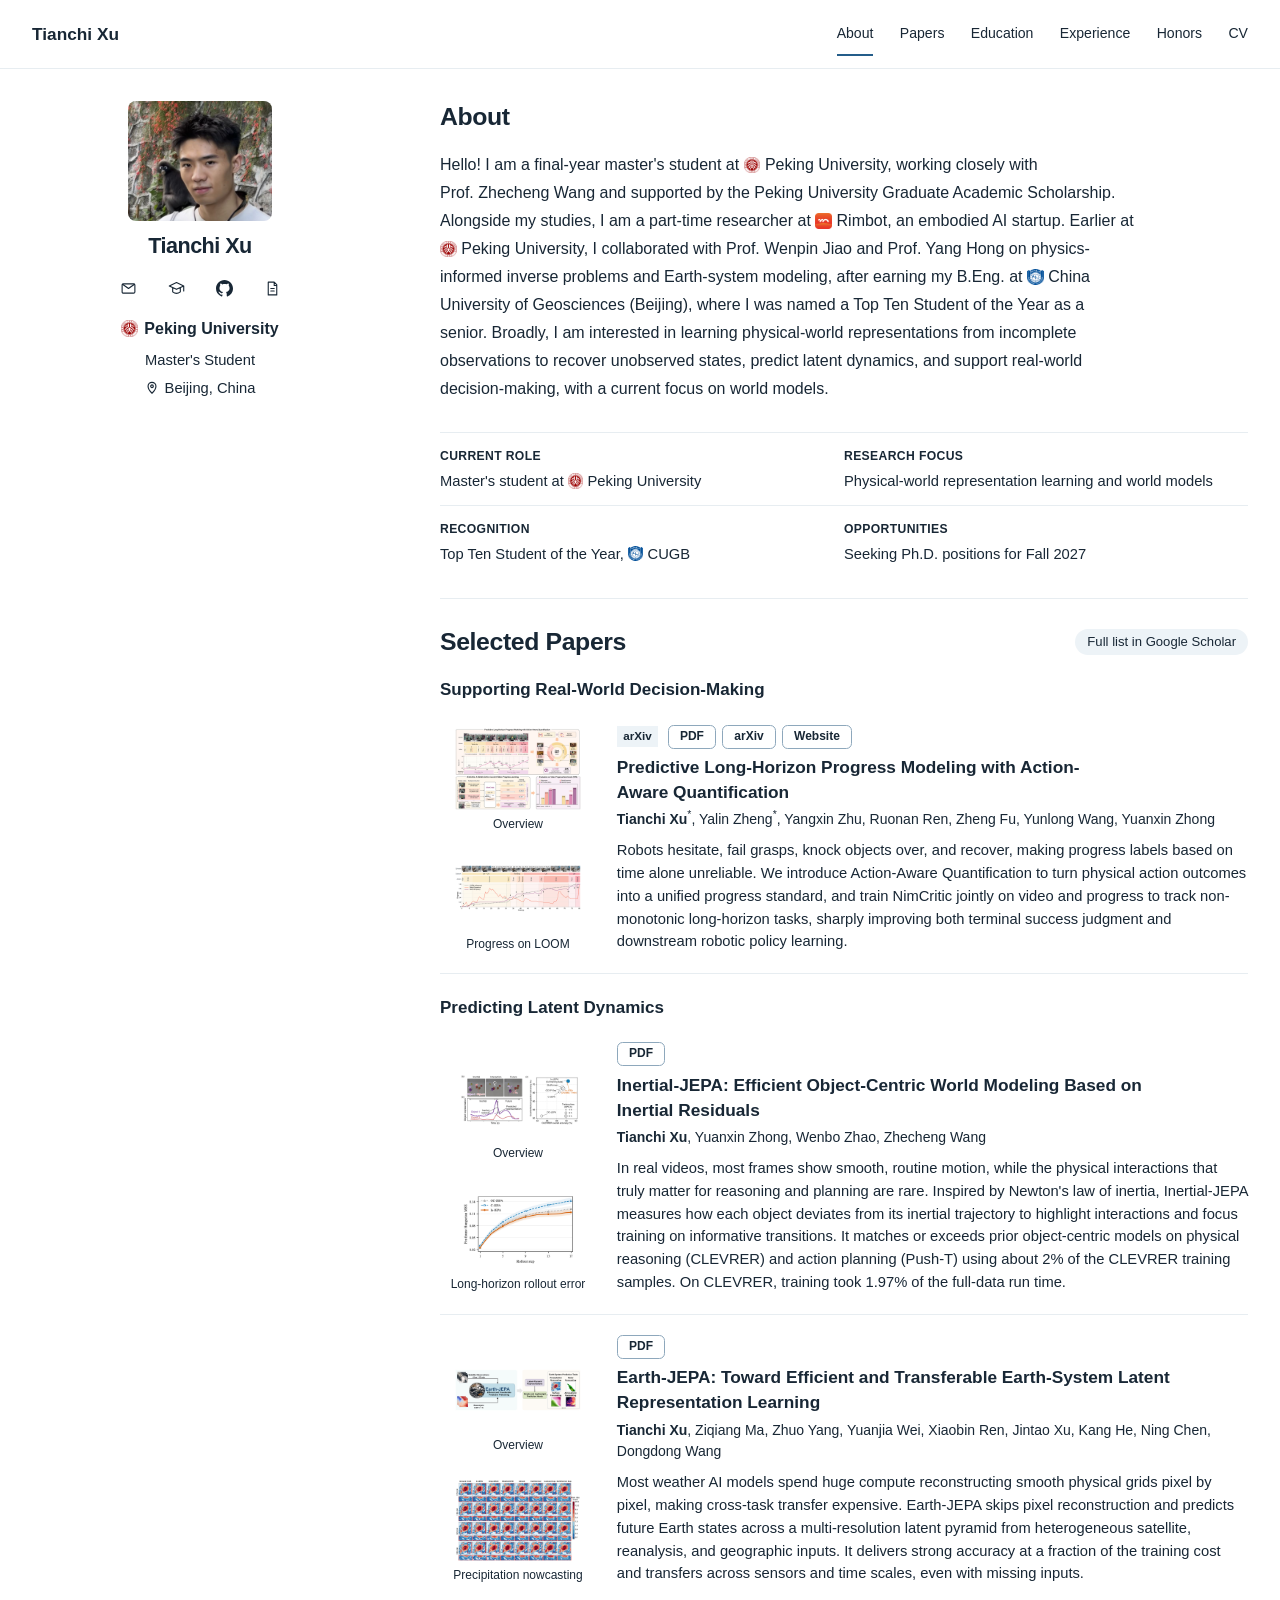
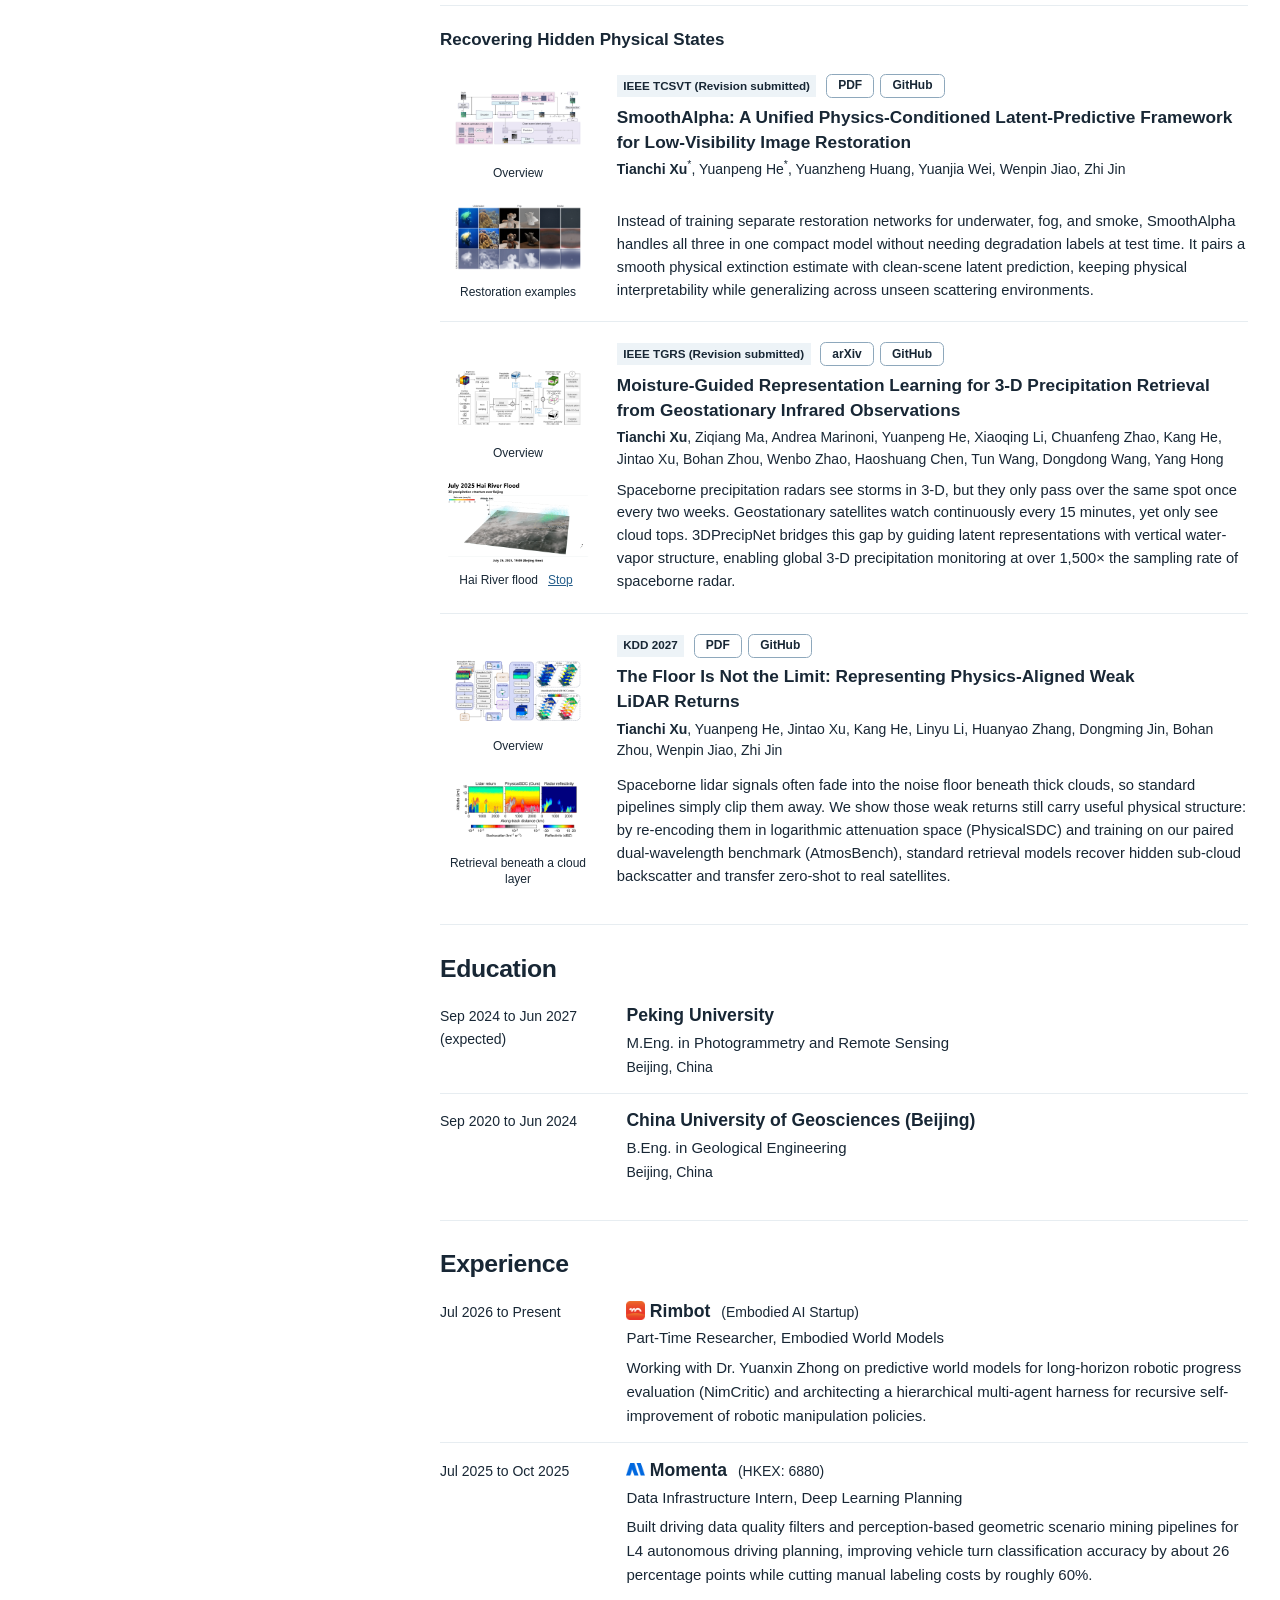
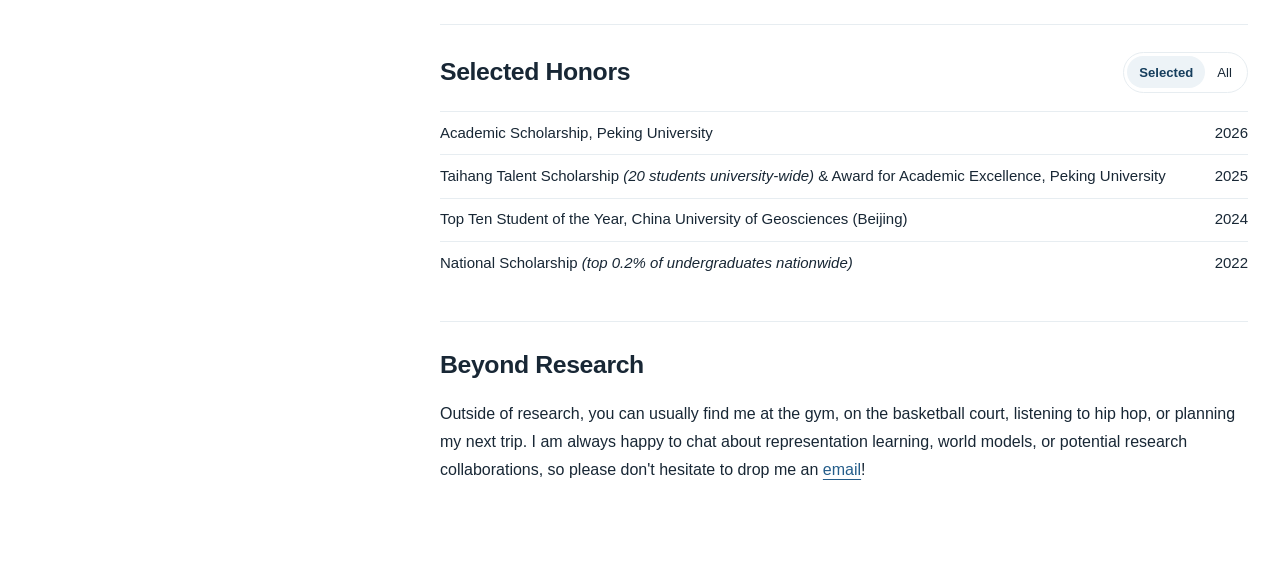
<file: index.html>
<!doctype html>
<html lang="en">
<head>
  <meta charset="utf-8">
  <meta name="viewport" content="width=device-width, initial-scale=1">
  <meta name="theme-color" content="#ffffff">
  <meta name="description" content="Tianchi Xu is a master's student at Peking University learning physical-world representations for robotics, Earth-system prediction, and image restoration.">
  <title>Tianchi Xu · Peking University</title>
  <link rel="canonical" href="https://tianchixu1.github.io/">
  <link rel="icon" href="assets/favicon.svg" type="image/svg+xml">
  <link rel="stylesheet" href="styles.css?v=20261125-5">
  <script src="site.js?v=20261125-3" defer></script>
</head>
<body class="home-page">
  <a class="skip-link" href="#main-content">Skip to content</a>
  <header class="site-header">
    <div class="header-inner">
      <a class="site-name" href="#about" aria-label="Tianchi Xu, back to About">Tianchi Xu</a>
      <nav class="site-nav" aria-label="Main navigation">
        <a href="#about" aria-current="location">About</a>
        <a href="#papers">Papers</a>
        <a href="#education">Education</a>
        <a href="#experience">Experience</a>
        <a href="#honors">Honors</a>
        <a class="nav-cv" href="TianchiXu_CV.pdf">CV</a>
      </nav>
    </div>
  </header>

  <div class="site-layout">
    <aside class="profile" aria-label="Profile and contact">
      <div class="profile-inner">
        <img class="portrait" src="assets/portrait-with-monkey.jpg" alt="Tianchi Xu with a monkey" width="720" height="600" fetchpriority="high">
        <div class="profile-copy">
          <h1>Tianchi Xu</h1>
          <div class="profile-links">
            <a href="mailto:tianchixu@stu.pku.edu.cn"><svg viewBox="0 0 20 20" width="17" height="17" aria-hidden="true"><rect x="2.5" y="4.5" width="15" height="11" rx="1.5"/><path d="m3 5 7 5 7-5"/></svg><span>Email</span></a>
            <a href="https://scholar.google.com/citations?user=sJ7_qtoAAAAJ"><svg viewBox="0 0 20 20" width="17" height="17" aria-hidden="true"><path d="m1.5 7 8.5-4 8.5 4-8.5 4-8.5-4Zm4 2v5c2.6 2 6.4 2 9 0V9M18.5 7v6"/></svg><span>Google Scholar</span></a>
            <!-- GitHub mark from Primer Octicons.
MIT License

Copyright (c) 2026 GitHub Inc.

Permission is hereby granted, free of charge, to any person obtaining a copy
of this software and associated documentation files (the "Software"), to deal
in the Software without restriction, including without limitation the rights
to use, copy, modify, merge, publish, distribute, sublicense, and/or sell
copies of the Software, and to permit persons to whom the Software is
furnished to do so, subject to the following conditions:

The above copyright notice and this permission notice shall be included in all
copies or substantial portions of the Software.

THE SOFTWARE IS PROVIDED "AS IS", WITHOUT WARRANTY OF ANY KIND, EXPRESS OR
IMPLIED, INCLUDING BUT NOT LIMITED TO THE WARRANTIES OF MERCHANTABILITY,
FITNESS FOR A PARTICULAR PURPOSE AND NONINFRINGEMENT. IN NO EVENT SHALL THE
AUTHORS OR COPYRIGHT HOLDERS BE LIABLE FOR ANY CLAIM, DAMAGES OR OTHER
LIABILITY, WHETHER IN AN ACTION OF CONTRACT, TORT OR OTHERWISE, ARISING FROM,
OUT OF OR IN CONNECTION WITH THE SOFTWARE OR THE USE OR OTHER DEALINGS IN THE
SOFTWARE.
            -->
            <a href="https://github.com/TianchiXu1" title="GitHub"><svg class="github-icon" viewBox="0 0 16 16" width="17" height="17" aria-hidden="true"><path d="M6.766 11.328c-2.063-.25-3.516-1.734-3.516-3.656 0-.781.281-1.625.75-2.188-.203-.515-.172-1.609.063-2.062.625-.078 1.468.25 1.968.703.594-.187 1.219-.281 1.985-.281.765 0 1.39.094 1.953.265.484-.437 1.344-.765 1.969-.687.218.422.25 1.515.046 2.047.5.593.766 1.39.766 2.203 0 1.922-1.453 3.375-3.547 3.64.531.344.89 1.094.89 1.954v1.625c0 .468.391.734.86.547C13.781 14.359 16 11.53 16 8.03 16 3.61 12.406 0 7.984 0 3.563 0 0 3.61 0 8.031a7.88 7.88 0 0 0 5.172 7.422c.422.156.828-.125.828-.547v-1.25c-.219.094-.5.156-.75.156-1.031 0-1.64-.562-2.078-1.609-.172-.422-.36-.672-.719-.719-.187-.015-.25-.093-.25-.187 0-.188.313-.328.625-.328.453 0 .844.281 1.25.86.313.452.64.655 1.031.655s.641-.14 1-.5c.266-.265.47-.5.657-.656"/></svg><span>GitHub</span></a>
            <a href="TianchiXu_CV.pdf"><svg viewBox="0 0 20 20" width="17" height="17" aria-hidden="true"><path d="M5 2.5h7l3 3v12H5v-15ZM12 2.5v4h3M8 10h4M8 13h4"/></svg><span>CV (PDF)</span></a>
          </div>
          <p class="profile-affiliation"><a href="https://www.pku.edu.cn/"><img src="assets/pku-logo.png" alt="" width="17" height="17">Peking University</a></p>
          <p class="profile-role">Master's Student</p>
          <p class="profile-location"><svg viewBox="0 0 16 16" width="14" height="14" aria-hidden="true"><path d="M8 14s4.5-4.3 4.5-8A4.5 4.5 0 0 0 3.5 6c0 3.7 4.5 8 4.5 8Z"/><circle cx="8" cy="6" r="1.5"/></svg>Beijing, China</p>
        </div>
      </div>
    </aside>

    <main id="main-content" tabindex="-1">
      <section id="about" class="about-section" aria-labelledby="about-title">
        <div class="section-heading">
          <h2 id="about-title">About</h2>
        </div>
        <p class="about-bio">
          Hello! I am a final-year master's student at <a href="https://www.pku.edu.cn/"><img class="inline-logo" src="assets/pku-logo.png" alt="">Peking University</a>, working closely with Prof.&nbsp;<a href="https://wangzhecheng.github.io/">Zhecheng Wang</a> and supported by the <a href="https://grs.pku.edu.cn/jzgz/zcwj/xyjxjy/index.htm">Peking University Graduate Academic Scholarship</a>.
          Alongside my studies, I am a part-time researcher at <a href="https://rimbot.com/en/" referrerpolicy="no-referrer"><img class="inline-logo" src="assets/rimbot-logo.png" alt="">Rimbot</a>, an embodied AI startup.
          Earlier at <a href="https://www.pku.edu.cn/"><img class="inline-logo" src="assets/pku-logo.png" alt="">Peking University</a>, I collaborated with Prof.&nbsp;<a href="https://eecs.pku.edu.cn/xxkxjsxy/info/1465/9547.htm">Wenpin Jiao</a> and Prof.&nbsp;<a href="https://www.ou.edu/coe/cees/people/faculty/yang-hong">Yang Hong</a> on physics-informed inverse problems and Earth-system modeling, after earning my B.Eng. at <a href="https://www.cugb.edu.cn/"><img class="inline-logo" src="assets/cugb-logo.png" alt="">China University of Geosciences (Beijing)</a>, where I was named a <a href="https://mp.weixin.qq.com/s/J1oUgH2xmGmiRr4gdZUqng" title="CUGB Top Ten Student profile of Tianchi Xu">Top Ten Student of the Year</a> as a senior.
          Broadly, I am interested in learning physical-world representations from incomplete observations to recover unobserved states, predict latent dynamics, and support real-world decision-making, with a current focus on world models.
        </p>
        <dl class="about-facts">
          <div>
            <dt>Current role</dt>
            <dd>Master's student at <a href="https://www.pku.edu.cn/"><img class="inline-logo" src="assets/pku-logo.png" alt="">Peking University</a></dd>
          </div>
          <div>
            <dt>Research focus</dt>
            <dd>Physical-world representation learning and world models</dd>
          </div>
          <div>
            <dt>Recognition</dt>
            <dd><a href="https://mp.weixin.qq.com/s/J1oUgH2xmGmiRr4gdZUqng" title="CUGB Top Ten Student profile of Tianchi Xu">Top Ten Student of the Year</a>, <a class="inline-affiliation" href="https://www.cugb.edu.cn/"><img class="inline-logo" src="assets/cugb-logo.png" alt=""><abbr title="China University of Geosciences (Beijing)">CUGB</abbr></a></dd>
          </div>
          <div>
            <dt>Opportunities</dt>
            <dd>Seeking Ph.D. positions for Fall 2027</dd>
          </div>
        </dl>
      </section>

      <section id="papers" class="content-section research-section" aria-labelledby="papers-title">
        <div class="section-heading papers-heading">
          <h2 id="papers-title">Selected Papers</h2>
          <a class="papers-scholar" href="https://scholar.google.com/citations?user=sJ7_qtoAAAAJ">Full list in Google Scholar</a>
        </div>
        <section id="real-world-decision-making" class="paper-group" aria-labelledby="real-world-decision-making-title">
          <h3 id="real-world-decision-making-title" class="paper-group-title">Supporting Real-World Decision-Making</h3>
          <div class="research-list">
            <article id="nimcritic" class="research-item">
              <div class="research-copy">
                <div class="paper-venue"><span class="venue-badge">arXiv</span><span class="paper-details"><a class="paper-link" href="papers/NimCritic.pdf" aria-label="NimCritic PDF">PDF</a><a class="paper-link" href="https://arxiv.org/abs/2610.32776" aria-label="NimCritic arXiv">arXiv</a><a class="paper-link" href="https://rimbot.com/en/research/nimcritic/" referrerpolicy="no-referrer" aria-label="NimCritic Website">Website</a></span></div>
                <h4><a href="papers/NimCritic.pdf">Predictive Long-Horizon Progress Modeling with Action-Aware Quantification</a></h4>
                <p class="paper-authors"><strong>Tianchi Xu</strong><sup>*</sup>, Yalin Zheng<sup>*</sup>, Yangxin Zhu, Ruonan Ren, Zheng Fu, Yunlong Wang, Yuanxin Zhong</p>
                <p class="research-description">Robots hesitate, fail grasps, knock objects over, and recover, making progress labels based on time alone unreliable. We introduce Action-Aware Quantification to turn physical action outcomes into a unified progress standard, and train NimCritic jointly on video and progress to track non-monotonic long-horizon tasks, sharply improving both terminal success judgment and downstream robotic policy learning.</p>
              </div>
              <div class="research-visuals">
                <figure class="research-figure">
                  <a href="assets/paper-nimcritic.jpg" aria-label="View NimCritic overview figure"><img src="assets/paper-nimcritic.jpg" alt="Overview of action-aware progress quantification and NimCritic" width="720" height="480" loading="lazy"></a>
                  <figcaption>Overview</figcaption>
                </figure>
                <figure class="research-figure">
                  <a href="assets/result-nimcritic.jpg" aria-label="View NimCritic results figure"><img src="assets/result-nimcritic.jpg" alt="A LOOM rollout with video frames and estimated progress curves" width="720" height="480" loading="lazy"></a>
                  <figcaption>Progress on LOOM</figcaption>
                </figure>
              </div>
            </article>
          </div>
        </section>
        <section id="latent-dynamics" class="paper-group" aria-labelledby="latent-dynamics-title">
          <h3 id="latent-dynamics-title" class="paper-group-title">Predicting Latent Dynamics</h3>
          <div class="research-list">
            <article id="inertial-jepa" class="research-item">
              <div class="research-copy">
                <div class="paper-venue"><span class="paper-details"><a class="paper-link" href="papers/Inertial-JEPA.pdf" aria-label="Inertial-JEPA PDF">PDF</a></span></div>
                <h4><a href="papers/Inertial-JEPA.pdf">Inertial-JEPA: Efficient Object-Centric World Modeling Based on Inertial Residuals</a></h4>
                <p class="paper-authors"><strong>Tianchi Xu</strong>, Yuanxin Zhong, Wenbo Zhao, Zhecheng Wang</p>
                <p class="research-description">In real videos, most frames show smooth, routine motion, while the physical interactions that truly matter for reasoning and planning are rare. Inspired by Newton's law of inertia, Inertial-JEPA measures how each object deviates from its inertial trajectory to highlight interactions and focus training on informative transitions. It matches or exceeds prior object-centric models on physical reasoning (CLEVRER) and action planning (Push-T) using about 2% of the CLEVRER training samples. On CLEVRER, training took 1.97% of the full-data run time.</p>
              </div>
              <div class="research-visuals">
                <figure class="research-figure">
                  <a href="assets/paper-inertial-jepa.jpg" aria-label="View Inertial-JEPA overview figure"><img src="assets/paper-inertial-jepa.jpg" alt="Inertial residuals, object interactions, and training efficiency" width="720" height="480" loading="lazy"></a>
                  <figcaption>Overview</figcaption>
                </figure>
                <figure class="research-figure">
                  <a href="assets/result-inertial-jepa.jpg" aria-label="View Inertial-JEPA results figure"><img src="assets/result-inertial-jepa.jpg" alt="Per-frame representation error by rollout step compared with two baselines" width="720" height="480" loading="lazy"></a>
                  <figcaption>Long-horizon rollout error</figcaption>
                </figure>
              </div>
            </article>
            <article id="earth-jepa" class="research-item">
              <div class="research-copy">
                <div class="paper-venue"><span class="paper-details"><a class="paper-link" href="papers/Earth-JEPA.pdf" aria-label="Earth-JEPA PDF">PDF</a></span></div>
                <h4><a href="papers/Earth-JEPA.pdf">Earth-JEPA: Toward Efficient and Transferable Earth-System Latent Representation Learning</a></h4>
                <p class="paper-authors"><strong>Tianchi Xu</strong>, Ziqiang Ma, Zhuo Yang, Yuanjia Wei, Xiaobin Ren, Jintao Xu, Kang He, Ning Chen, Dongdong Wang</p>
                <p class="research-description">Most weather AI models spend huge compute reconstructing smooth physical grids pixel by pixel, making cross-task transfer expensive. Earth-JEPA skips pixel reconstruction and predicts future Earth states across a multi-resolution latent pyramid from heterogeneous satellite, reanalysis, and geographic inputs. It delivers strong accuracy at a fraction of the training cost and transfers across sensors and time scales, even with missing inputs.</p>
              </div>
              <div class="research-visuals">
                <figure class="research-figure">
                  <a href="assets/paper-earth-jepa.jpg" aria-label="View Earth-JEPA overview figure"><img src="assets/paper-earth-jepa.jpg" alt="Earth-JEPA overview from Earth observations to forecasting tasks" width="720" height="480" loading="lazy"></a>
                  <figcaption>Overview</figcaption>
                </figure>
                <figure class="research-figure">
                  <a href="assets/result-earth-jepa.jpg" aria-label="View Earth-JEPA results figure"><img src="assets/result-earth-jepa.jpg" alt="Rain-rate predictions across four lead times compared with observations and baselines" width="720" height="480" loading="lazy"></a>
                  <figcaption>Precipitation nowcasting</figcaption>
                </figure>
              </div>
            </article>
          </div>
        </section>
        <section id="hidden-physical-states" class="paper-group" aria-labelledby="hidden-physical-states-title">
          <h3 id="hidden-physical-states-title" class="paper-group-title">Recovering Hidden Physical States</h3>
          <div class="research-list">
            <article id="smoothalpha" class="research-item">
              <div class="research-copy">
                <div class="paper-venue"><span class="venue-badge">IEEE TCSVT (Revision submitted)</span><span class="paper-details"><a class="paper-link" href="papers/SmoothAlpha.pdf" aria-label="SmoothAlpha PDF">PDF</a><a class="paper-link" href="https://github.com/TianchiXu1/SmoothAlpha" aria-label="SmoothAlpha GitHub">GitHub</a></span></div>
                <h4><a href="papers/SmoothAlpha.pdf">SmoothAlpha: A Unified Physics-Conditioned Latent-Predictive Framework for Low-Visibility Image Restoration</a></h4>
                <p class="paper-authors"><strong>Tianchi Xu</strong><sup>*</sup>, Yuanpeng He<sup>*</sup>, Yuanzheng Huang, Yuanjia Wei, Wenpin Jiao, Zhi Jin</p>
                <p class="research-description">Instead of training separate restoration networks for underwater, fog, and smoke, SmoothAlpha handles all three in one compact model without needing degradation labels at test time. It pairs a smooth physical extinction estimate with clean-scene latent prediction, keeping physical interpretability while generalizing across unseen scattering environments.</p>
              </div>
              <div class="research-visuals">
                <figure class="research-figure">
                  <a href="assets/paper-smoothalpha.jpg" aria-label="View SmoothAlpha overview figure"><img src="assets/paper-smoothalpha.jpg" alt="SmoothAlpha architecture for low-visibility image restoration" width="720" height="480" loading="lazy"></a>
                  <figcaption>Overview</figcaption>
                </figure>
                <figure class="research-figure">
                  <a href="assets/result-smoothalpha.jpg" aria-label="View SmoothAlpha results figure"><img src="assets/result-smoothalpha.jpg" alt="Degraded inputs, restored images, and estimated extinction in water, fog, and smoke" width="720" height="480" loading="lazy"></a>
                  <figcaption>Restoration examples</figcaption>
                </figure>
              </div>
            </article>
            <article id="3dprecipnet" class="research-item">
              <div class="research-copy">
                <div class="paper-venue"><span class="venue-badge">IEEE TGRS (Revision submitted)</span><span class="paper-details"><a class="paper-link" href="https://arxiv.org/abs/2605.07499" aria-label="3DPrecipNet arXiv">arXiv</a><a class="paper-link" href="https://github.com/PKU-Precip/3DPrecipNet" aria-label="3DPrecipNet GitHub">GitHub</a></span></div>
                <h4><a href="https://arxiv.org/abs/2605.07499">Moisture-Guided Representation Learning for 3-D Precipitation Retrieval from Geostationary Infrared Observations</a></h4>
                <p class="paper-authors"><strong>Tianchi Xu</strong>, Ziqiang Ma, Andrea Marinoni, Yuanpeng He, Xiaoqing Li, Chuanfeng Zhao, Kang He, Jintao Xu, Bohan Zhou, Wenbo Zhao, Haoshuang Chen, Tun Wang, Dongdong Wang, Yang Hong</p>
                <p class="research-description">Spaceborne precipitation radars see storms in 3-D, but they only pass over the same spot once every two weeks. Geostationary satellites watch continuously every 15 minutes, yet only see cloud tops. 3DPrecipNet bridges this gap by guiding latent representations with vertical water-vapor structure, enabling global 3-D precipitation monitoring at over 1,500× the sampling rate of spaceborne radar.</p>
              </div>
              <div class="research-visuals">
                <figure class="research-figure">
                  <a href="assets/paper-3dprecipnet.jpg" aria-label="View 3DPrecipNet overview figure"><img src="assets/paper-3dprecipnet.jpg" alt="Moisture-guided workflow for retrieving vertical precipitation profiles" width="720" height="480" loading="lazy"></a>
                  <figcaption>Overview</figcaption>
                </figure>
                <figure class="research-figure rain-animation">
                  <a href="assets/result-3dprecipnet.gif" aria-label="Open the full Hai River flood animation"><img src="assets/result-3dprecipnet-poster.jpg" alt="3D precipitation over Beijing during the July 2025 Hai River flood. Rain rates adjusted against radar for display. Vertical scale enlarged 3.6 times." width="1920" height="1080" loading="lazy"></a>
                  <figcaption title="Rain rates adjusted against radar for display. Vertical scale enlarged 3.6×.">
                    Hai River flood <button class="paper-link figure-motion" type="button" aria-label="Play flood animation" hidden>Play</button>
                  </figcaption>
                </figure>
              </div>
            </article>
            <article id="physical-sdc" class="research-item">
              <div class="research-copy">
                <div class="paper-venue"><span class="venue-badge">KDD 2027</span><span class="paper-details"><a class="paper-link" href="papers/PhysicalSDC.pdf" aria-label="PhysicalSDC PDF">PDF</a><a class="paper-link" href="https://github.com/TianchiXu1/AtmosBench" aria-label="PhysicalSDC GitHub">GitHub</a></span></div>
                <h4><a href="papers/PhysicalSDC.pdf">The Floor Is Not the Limit: Representing Physics-Aligned Weak LiDAR Returns</a></h4>
                <p class="paper-authors"><strong>Tianchi Xu</strong>, Yuanpeng He, Jintao Xu, Kang He, Linyu Li, Huanyao Zhang, Dongming Jin, Bohan Zhou, Wenpin Jiao, Zhi Jin</p>
                <p class="research-description">Spaceborne lidar signals often fade into the noise floor beneath thick clouds, so standard pipelines simply clip them away. We show those weak returns still carry useful physical structure: by re-encoding them in logarithmic attenuation space (PhysicalSDC) and training on our paired dual-wavelength benchmark (AtmosBench), standard retrieval models recover hidden sub-cloud backscatter and transfer zero-shot to real satellites.</p>
              </div>
              <div class="research-visuals">
                <figure class="research-figure">
                  <a href="assets/paper-atmosbench.jpg" aria-label="View PhysicalSDC overview figure"><img src="assets/paper-atmosbench.jpg" alt="AtmosBench data generation from atmospheric inputs to paired lidar curtains" width="720" height="480" loading="lazy"></a>
                  <figcaption>Overview</figcaption>
                </figure>
                <figure class="research-figure">
                  <a href="assets/result-atmosbench.jpg" aria-label="View PhysicalSDC Figure 1"><img src="assets/result-atmosbench.jpg" alt="EarthCARE lidar input, PhysicalSDC backscatter estimate, and cloud radar structural reference" width="720" height="480" loading="lazy"></a>
                  <figcaption>Retrieval beneath a cloud layer</figcaption>
                </figure>
              </div>
            </article>
          </div>
        </section>
      </section>

      <section id="education" class="content-section" aria-labelledby="education-title">
        <div class="section-heading"><h2 id="education-title">Education</h2></div>
        <div class="record-list">
          <article class="record-item">
            <p class="record-date"><time datetime="2024-09">Sep 2024</time> to <time datetime="2027-06">Jun 2027</time><span> (expected)</span></p>
            <div class="record-copy">
              <h3><a href="https://www.pku.edu.cn/">Peking University</a></h3>
              <p class="record-role">M.Eng. in Photogrammetry and Remote Sensing</p>
              <p class="record-location">Beijing, China</p>
            </div>
          </article>
          <article class="record-item">
            <p class="record-date"><time datetime="2020-09">Sep 2020</time> to <time datetime="2024-06">Jun 2024</time></p>
            <div class="record-copy">
              <h3><a href="https://www.cugb.edu.cn/">China University of Geosciences (Beijing)</a></h3>
              <p class="record-role">B.Eng. in Geological Engineering</p>
              <p class="record-location">Beijing, China</p>
            </div>
          </article>
        </div>
      </section>

      <section id="experience" class="content-section" aria-labelledby="experience-title">
        <div class="section-heading"><h2 id="experience-title">Experience</h2></div>
        <div class="record-list">
          <article id="rimbot" class="record-item">
            <p class="record-date"><time datetime="2026-07">Jul 2026</time> to Present</p>
            <div class="record-copy">
              <h3><a href="https://rimbot.com/en/" referrerpolicy="no-referrer"><img class="inline-logo" src="assets/rimbot-logo.png" alt="">Rimbot</a> <span class="company-note">(Embodied AI Startup)</span></h3>
              <p class="record-role">Part-Time Researcher, Embodied World Models</p>
              <p>Working with Dr. Yuanxin Zhong on predictive world models for long-horizon robotic progress evaluation (NimCritic) and architecting a hierarchical multi-agent harness for recursive self-improvement of robotic manipulation policies.</p>
            </div>
          </article>
          <article id="momenta" class="record-item">
            <p class="record-date"><time datetime="2025-07">Jul 2025</time> to <time datetime="2025-10">Oct 2025</time></p>
            <div class="record-copy">
              <h3><a href="https://www.momenta.ai/en/"><img class="inline-logo" src="assets/momenta-logo.png" alt="">Momenta</a> <span class="company-note">(HKEX: 6880)</span></h3>
              <p class="record-role">Data Infrastructure Intern, Deep Learning Planning</p>
              <p>Built driving data quality filters and perception-based geometric scenario mining pipelines for L4 autonomous driving planning, improving vehicle turn classification accuracy by about 26 percentage points while cutting manual labeling costs by roughly 60%.</p>
            </div>
          </article>
        </div>
      </section>

      <section id="honors" class="content-section honors-section" aria-labelledby="honors-title">
        <div class="section-heading honors-heading">
          <h2 id="honors-title">Honors and Awards</h2>
          <div class="honors-filter" role="group" aria-label="Filter honors" hidden>
            <button type="button" data-honors-view="selected" aria-controls="honors-list" aria-pressed="true">Selected</button>
            <button type="button" data-honors-view="all" aria-controls="honors-list" aria-pressed="false">All</button>
          </div>
        </div>
        <ul id="honors-list" class="honors-list" role="list">
          <li><span>Academic Scholarship, <a href="https://www.pku.edu.cn/">Peking University</a></span><time datetime="2026">2026</time></li>
          <li data-honors-only="selected" hidden><span>Taihang Talent Scholarship <em>(20 students university-wide)</em> &amp; Award for Academic Excellence, <a href="https://www.pku.edu.cn/">Peking University</a></span><time datetime="2025">2025</time></li>
          <li data-honors-only="all"><span>Taihang Talent Scholarship, <a href="https://www.pku.edu.cn/">Peking University</a> <em>(20 students university-wide)</em></span><time datetime="2025">2025</time></li>
          <li data-honors-only="all"><span>Award for Academic Excellence, <a href="https://www.pku.edu.cn/">Peking University</a></span><time datetime="2025">2025</time></li>
          <li><span><a href="https://mp.weixin.qq.com/s/J1oUgH2xmGmiRr4gdZUqng" title="CUGB Top Ten Student profile of Tianchi Xu">Top Ten Student of the Year</a>, <a href="https://www.cugb.edu.cn/">China University of Geosciences (Beijing)</a></span><time datetime="2024">2024</time></li>
          <li data-honors-only="all"><span>Beijing Outstanding Graduate</span><time datetime="2024">2024</time></li>
          <li data-honors-only="all"><span>Beijing Merit Student</span><time datetime="2023">2023</time></li>
          <li data-honors-only="all"><span>China Collegiate Computing Design Contest, National First Prize</span><time datetime="2023">2023</time></li>
          <li data-honors-only="all"><span>Mathematical Contest in Modeling (MCM), Meritorious Winner</span><time datetime="2023">2023</time></li>
          <li data-honors-only="all"><span>Interdisciplinary Contest in Modeling (ICM), Meritorious Winner</span><time datetime="2022">2022</time></li>
          <li><span>National Scholarship <em>(top 0.2% of undergraduates nationwide)</em></span><time datetime="2022">2022</time></li>
        </ul>
      </section>

      <section class="beyond-section" aria-labelledby="beyond-title">
        <h2 id="beyond-title">Beyond Research</h2>
        <p>Outside of research, you can usually find me at the gym, on the basketball court, listening to hip hop, or planning my next trip. I am always happy to chat about representation learning, world models, or potential research collaborations, so please don't hesitate to drop me an <a href="mailto:tianchixu@stu.pku.edu.cn">email</a>!</p>
      </section>
    </main>
  </div>
</body>
</html>
</file>
<file: styles.css>
:root {
  --ink: #182735;
  --blue: #245d8a;
  --blue-dark: #163e5d;
  --line: #e7edf1;
  --wash: #edf3f7;
  --paper: #fff;
  --font: Arial, Helvetica, sans-serif;
}
* { box-sizing: border-box; }
html { scroll-behavior: smooth; }
body { margin: 0; background: var(--paper); color: var(--ink); font: 1rem/1.65 var(--font); }
::selection { color: var(--blue-dark); background: #dcebf5; }
a { color: var(--blue); text-decoration-thickness: 1px; text-underline-offset: 4px; }
a:hover { color: var(--blue-dark); }
a:focus-visible, summary:focus-visible { outline: 2px solid var(--blue); outline-offset: 5px; border-radius: 2px; }
img { display: block; max-width: 100%; }
svg { display: block; flex-shrink: 0; }
h1, h2, h3, p, figure { margin: 0; }
h1, h2, h3 { color: var(--ink); }
.skip-link { position: fixed; top: 8px; left: 16px; z-index: 20; padding: 8px 16px; background: var(--ink); color: white; border-radius: 4px; transform: translateY(-160%); }
.skip-link:focus { transform: translateY(0); color: white; }
.site-header { height: 4.3rem; position: sticky; top: 0; z-index: 10; background: var(--paper); border-bottom: 1px solid var(--line); }
.header-inner { max-width: 1640px; height: 100%; margin: 0 auto; display: flex; align-items: center; justify-content: space-between; padding: 0 2rem; gap: 2rem; }
.site-name { color: var(--ink); font-size: 1.08rem; font-weight: 700; text-decoration: none; white-space: nowrap; }
.site-nav { display: flex; align-items: center; gap: 1.65rem; height: 100%; }
.site-nav a { display: flex; min-height: 2.75rem; align-items: center; position: relative; color: var(--ink); font-size: .88rem; font-weight: 500; text-decoration: none; white-space: nowrap; }
.site-nav a::after { content: ""; position: absolute; height: 2px; left: 0; right: 0; bottom: 0; background: var(--blue); transform: scaleX(0); transform-origin: left; transition: transform .18s ease; }
.site-nav a:hover::after, .site-nav a[aria-current]::after { transform: scaleX(1); }
.site-layout { max-width: 1640px; margin: 0 auto; padding: 2rem 2rem 0; display: grid; grid-template-columns: clamp(15rem, 26.25vw, 21rem) minmax(0, 1fr); gap: 4.5rem; align-items: start; }
.profile { min-width: 0; height: 100%; }
.profile-inner { position: sticky; top: 6.3rem; text-align: center; }
.portrait { width: clamp(7.5rem, 16vh, 9.5rem); height: auto; aspect-ratio: 6 / 5; margin: 0 auto .75rem; border-radius: 8px; background: var(--wash); }
.profile h1 { font-size: 1.35rem; line-height: 1.25; font-weight: 700; letter-spacing: -.025em; }
.profile-role { margin-top: .18rem; color: var(--ink); font-size: .92rem; line-height: 1.5; }
.profile-affiliation { margin-top: .35rem; color: var(--ink); font-weight: 600; }
.profile-affiliation a { display: inline-flex; align-items: center; gap: 6px; }
.profile-affiliation img { width: 17px; height: 17px; flex-shrink: 0; }
.profile-location { margin-top: .3rem; display: flex; align-items: center; justify-content: center; gap: 6px; color: var(--ink); font-size: .92rem; }
.profile-location svg, .profile-links svg { fill: none; stroke: currentColor; stroke-width: 1.3; stroke-linecap: round; stroke-linejoin: round; }
.profile-links .github-icon { fill: currentColor; stroke: none; }
.profile-links { display: flex; flex-wrap: wrap; justify-content: center; gap: 0 .25rem; margin-top: .4rem; }
.profile-links a { display: inline-grid; place-items: center; width: 2.75rem; height: 2.75rem; color: var(--ink); text-decoration: none; }
.profile-links a span { position: absolute; width: 1px; height: 1px; clip-path: inset(50%); overflow: hidden; white-space: nowrap; }
.profile-links a:hover { color: var(--blue); text-decoration: underline; }
main { min-width: 0; padding-bottom: 44px; }
main:focus { outline: none; }
section[id], article[id], #main-content { scroll-margin-top: 5.5rem; }
.section-heading { display: flex; align-items: baseline; justify-content: space-between; gap: 18px; margin-bottom: 1.15rem; }
.section-heading h2 { font-size: 1.55rem; line-height: 1.3; font-weight: 700; letter-spacing: -.015em; }
.about-section { padding-bottom: .75rem; }
.about-bio { max-width: 78ch; font-size: 1rem; line-height: 1.75; }
.about-section a, .profile-affiliation a, .record-copy h3 a, .honors-list a { color: inherit; text-decoration: none; }
.inline-logo { display: inline-block; width: 1.05em; height: 1.05em; margin-right: .28em; vertical-align: -.18em; object-fit: contain; }
.inline-affiliation { display: inline-block; white-space: nowrap; }
.inline-affiliation abbr { text-decoration: none; }
.about-facts { display: grid; grid-template-columns: repeat(2, minmax(0, 1fr)); margin: 1.8rem 0 .5rem; }
.about-facts > div { padding: .8rem 1rem .8rem 0; border-top: 1px solid var(--line); }
.about-facts dt { margin-bottom: .25rem; font-size: .76rem; font-weight: 700; letter-spacing: .03em; text-transform: uppercase; }
.about-facts dd { margin: 0; font-size: .92rem; line-height: 1.5; }
.content-section { margin-top: 2rem; }
.home-page .content-section { margin-top: 0; padding: 1.7rem 0 2.3rem; border-top: 1px solid var(--line); }
.research-section { margin-top: 43px; }
.research-section .papers-heading { align-items: center; flex-wrap: wrap; gap: 8px 16px; }
.papers-scholar { padding: 5px 12px; border-radius: 999px; background: var(--wash); color: var(--ink); font-size: .82rem; line-height: 1.25; text-decoration: none; }
.papers-scholar:hover { background: #dcebf5; }
.paper-group-title { margin: 0 0 10px; font-size: 1.0625rem; font-weight: 700; }
.paper-group + .paper-group { padding-top: 20px; }
.research-list { display: grid; }
.research-item { display: grid; grid-template-columns: 9.75rem minmax(0, 1fr); grid-template-areas: "visuals copy"; align-items: stretch; gap: 1.3rem; padding: 1.25rem 0; border-bottom: 1px solid var(--line); }
.research-item:first-child { padding-top: .625rem; }
.paper-group:last-child .research-item:last-child { padding-bottom: 0; border-bottom: 0; }
.research-visuals { grid-area: visuals; display: grid; grid-template-rows: repeat(2, 1fr); gap: 10px; min-width: 0; }
.research-copy { grid-area: copy; display: flex; flex-direction: column; min-width: 0; font-size: .92rem; line-height: 1.55; }
.research-figure { display: flex; flex-direction: column; min-width: 0; }
.research-figure a { display: grid; align-items: end; flex: 1; min-height: 0; }
.research-figure img { width: 100%; height: auto; aspect-ratio: 16 / 9; object-fit: contain; object-position: center bottom; }
.research-figure figcaption { display: flex; flex-wrap: wrap; align-items: center; justify-content: center; gap: 2px 6px; min-height: 1.3rem; margin-top: auto; padding-top: 3px; color: var(--ink); font-size: .75rem; line-height: 1.3; text-align: center; }
.paper-venue { display: flex; align-items: center; flex-wrap: wrap; gap: 4px .6rem; margin-bottom: .4rem; }
.venue-badge { padding: .15rem .4rem; background: var(--wash); color: var(--ink); font-size: .73rem; font-weight: 700; line-height: 1.45; }
.research-copy h4 { margin: 0 0 .28rem; color: var(--ink); font-size: 1.08rem; font-weight: 600; line-height: 1.45; text-wrap: pretty; }
.research-copy :is(h3, h4) a { color: inherit; text-decoration: none; }
.research-copy :is(h3, h4) a:hover { color: var(--blue); text-decoration: underline; }
.research-description { margin-top: auto; padding-top: .5rem; }
.paper-authors { font-size: .875rem; }
.paper-authors sup { font-size: .75em; line-height: 0; }
.paper-authors strong { color: var(--ink); font-weight: 600; }
.paper-details { display: inline-flex; align-items: center; flex-wrap: wrap; gap: 6px; }
.paper-link { display: inline-flex; align-items: center; justify-content: center; min-height: 24px; padding: .18rem .7rem; border: 1px solid #8ea8bc; border-radius: .35rem; color: var(--ink); font-size: .75rem; font-weight: 600; line-height: 1.3; text-decoration: none; white-space: nowrap; }
.paper-link:hover { color: var(--paper); border-color: var(--ink); background: var(--ink); text-decoration: none; }
.figure-motion { padding: 0 4px; border: 0; border-radius: 0; background: transparent; color: var(--blue); font-family: inherit; font-weight: 400; text-decoration: underline; cursor: pointer; }
.figure-motion:hover { background: transparent; color: var(--blue-dark); text-decoration: underline; }
.figure-motion[hidden] { display: none; }
.figure-motion:focus-visible { outline: 2px solid var(--blue); outline-offset: 4px; }
.record-item { display: grid; grid-template-columns: 10.25rem minmax(0, 1fr); align-items: baseline; gap: .4rem 1.4rem; padding: .9rem 0; font-size: .9375rem; line-height: 1.6; }
.record-item:first-child { padding-top: 0; }
.record-item:last-child { padding-bottom: 0; }
.record-item + .record-item { border-top: 1px solid var(--line); }
.record-copy h3 { font-size: 1.1rem; font-weight: 700; line-height: 1.4; }
.company-note { margin-left: 6px; color: var(--ink); font-size: .875rem; font-weight: 400; }
.record-date { color: var(--ink); font-size: .875rem; font-variant-numeric: tabular-nums; }
.record-date time { white-space: nowrap; }
.record-date span { display: block; }
.record-role { margin-top: .2rem; }
.record-role + p { max-width: 75ch; margin-top: .35rem; }
.record-role + .record-location { margin-top: .05rem; font-size: .875rem; }
.honors-heading { align-items: center; flex-wrap: wrap; gap: .5rem 1rem; }
.honors-filter { display: inline-flex; padding: .2rem; border: 1px solid var(--line); border-radius: 999px; }
.honors-filter button { min-height: 2rem; padding: .3rem .75rem; border: 0; border-radius: 999px; background: transparent; color: var(--ink); font: .82rem var(--font); cursor: pointer; }
.honors-filter button[aria-pressed="true"] { background: var(--wash); color: var(--blue-dark); font-weight: 700; }
.honors-filter button:focus-visible { outline: 2px solid var(--blue); outline-offset: 1px; }
.honors-list { list-style: none; padding: 0; margin: 0; font-size: .9375rem; }
.honors-list li { display: grid; grid-template-columns: minmax(0, 1fr) auto; gap: 1rem; padding: .55rem 0; border-top: 1px solid var(--line); }
.honors-list time { font-variant-numeric: tabular-nums; }
.honors-filter[hidden], .honors-list li[hidden] { display: none; }
.beyond-section { padding: 1.7rem 0 2.3rem; border-top: 1px solid var(--line); }
.beyond-section h2 { color: var(--ink); font-size: 1.55rem; font-weight: 700; letter-spacing: -.015em; line-height: 1.3; }
.beyond-section p { margin-top: 1.15rem; color: var(--ink); font-size: 1rem; line-height: 1.75; }
@media (max-width: 1080px) {
  .research-item { gap: 18px; }
}
@media (max-width: 1024px) {
  .site-header { height: 3.7rem; }
  .header-inner { padding: 0 1.5rem; gap: 1rem; }
  .site-nav { gap: 1.15rem; }
  .site-layout { grid-template-columns: minmax(0, 1fr); gap: 2rem; padding: 1.5rem 1.5rem 0; }
  .profile { height: auto; }
  .profile-inner { position: static; }
  .portrait { width: 8rem; }
}
@media (max-width: 800px) {
  .research-item { gap: 18px; }
}
@media (max-width: 736px) {
  .header-inner { padding: 0 1rem; }
  .site-name { display: none; }
  .site-nav { width: 100%; justify-content: space-between; }
  .site-layout { padding: 1.5rem 1rem 0; }
  .home-page .content-section, .beyond-section { padding: 1.5rem 0 2rem; }
}
@media (max-width: 580px) {
  .site-nav { gap: .25rem; }
  .research-item { grid-template-columns: 1fr; grid-template-areas: "copy" "visuals"; gap: 17px; padding: 25px 0; }
  .research-visuals { grid-template-columns: repeat(2, minmax(0, 1fr)); grid-template-rows: auto; }
  .paper-link { min-height: 32px; }
  .paper-details { gap: 6px; }
  .record-item { grid-template-columns: 1fr; }
  .record-date span { display: inline; }
}
@media (max-width: 480px) {
  .about-facts { grid-template-columns: 1fr; }
}
@media (max-width: 360px) {
  .site-nav a { font-size: .8rem; }
}
@media (prefers-reduced-motion: reduce) {
  html { scroll-behavior: auto; }
  *, *::before, *::after { transition: none !important; }
}
</file>
